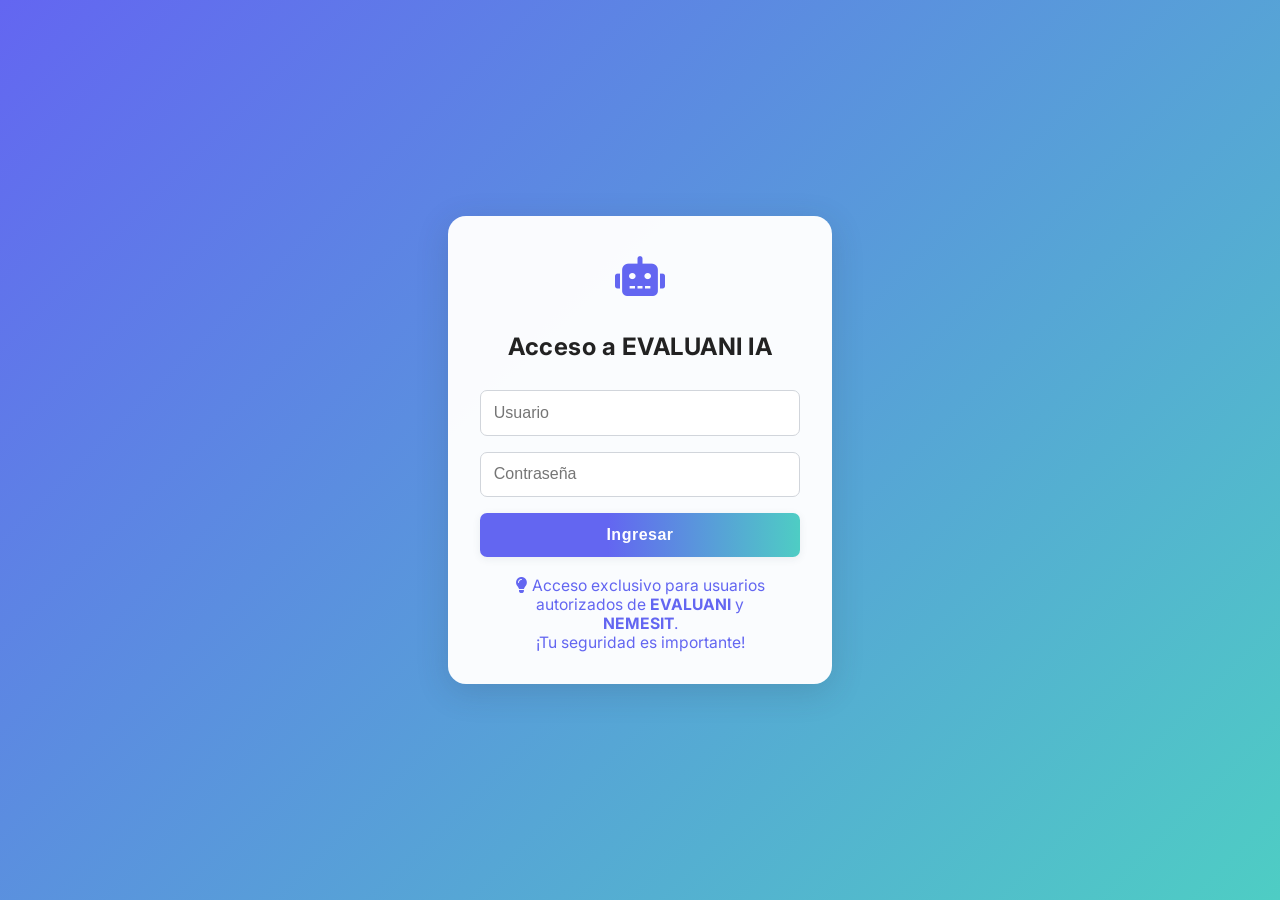
<file: chatbot.html>
<!DOCTYPE html>
<html lang="es">
<head>
    <meta charset="UTF-8">
    <meta name="viewport" content="width=device-width, initial-scale=1.0">
    <title>Chatbot Nanobots</title>
    <link href="https://fonts.googleapis.com/css2?family=Inter:wght@400;700&display=swap" rel="stylesheet">
    <link rel="stylesheet" href="styles-ia.css">
    <link rel="stylesheet" href="https://cdnjs.cloudflare.com/ajax/libs/font-awesome/6.0.0/css/all.min.css">
</head>
<body>
    <div id="loginPanel" style="position:fixed;top:0;left:0;width:100vw;height:100vh;background:linear-gradient(135deg,#6366f1 0%,#4ecdc4 100%);z-index:9999;display:flex;align-items:center;justify-content:center;flex-direction:column;animation:fadeIn 1.2s;">
        <div style="background:rgba(255,255,255,0.97);padding:2.5em 2em 2em 2em;border-radius:18px;box-shadow:0 8px 32px rgba(44,62,80,0.18);display:flex;flex-direction:column;align-items:center;min-width:320px;max-width:90vw;">
            <div style="margin-bottom:1em;">
                <i class="fas fa-robot" style="font-size:2.5em;color:#6366f1;animation:robotWink 2.5s infinite;"></i>
            </div>
            <h2 style="margin-bottom:1.2em;font-weight:700;color:#222;letter-spacing:0.5px;">Acceso a EVALUANI IA</h2>
            <form id="loginForm" style="display:flex;flex-direction:column;gap:1em;width:100%;">
                <input type="text" id="loginUser" placeholder="Usuario" required style="padding:0.8em;font-size:1em;border-radius:7px;border:1.5px solid #d1d5db;outline:none;transition:border 0.2s;">
                <input type="password" id="loginPass" placeholder="Contraseña" required style="padding:0.8em;font-size:1em;border-radius:7px;border:1.5px solid #d1d5db;outline:none;transition:border 0.2s;">
                <button type="submit" style="padding:0.8em;font-size:1em;background:linear-gradient(90deg,#6366f1 40%,#4ecdc4 100%);color:#fff;border:none;border-radius:7px;font-weight:600;letter-spacing:0.5px;box-shadow:0 2px 8px rgba(44,62,80,0.08);cursor:pointer;transition:background 0.2s,transform 0.2s;">Ingresar</button>
                <div id="loginError" style="color:#c00;font-size:0.97em;display:none;text-align:center;"></div>
            </form>
            <div style="margin-top:1.2em;font-size:0.98em;color:#6366f1;text-align:center;max-width:260px;">
                <i class="fas fa-lightbulb"></i> Acceso exclusivo para usuarios autorizados de <b>EVALUANI</b> y <b>NEMESIT</b>.<br>¡Tu seguridad es importante!
            </div>
        </div>
    </div>
    <div class="chatbot-history-panel" id="chatbotHistoryPanel">
        <button class="sidebar-toggle-btn sidebar-fab" id="closeSidebarBtn" aria-label="Cerrar barra lateral">
            <i class="fas fa-book-open"></i>
        </button>
        <div id="historyContent"></div>
    </div>
    <button class="sidebar-float-btn sidebar-fab" id="openSidebarBtn" style="display:none;" aria-label="Abrir barra lateral">
        <i class="fas fa-book"></i>
    </button>
    <div class="chatbot-container">
        <div class="chatbot-label" id="chatbotLabel">EVALUANI IA</div>
        <div class="chatbot-messages" id="chatbotMessages">
            
        </div>
        <form class="chatbot-input" id="chatbotForm">
            <input type="text" id="userInput" placeholder="Escribe tu pregunta..." autocomplete="off" required />
            <button type="submit">Enviar</button>
        </form>
        <div class="chatbot-welcome" id="chatbotWelcome">Hola, ¿en qué puedo ayudarte?</div>
    </div>
    <script>
        const form = document.getElementById('chatbotForm');
        const input = document.getElementById('userInput');
        const messages = document.getElementById('chatbotMessages');
        const welcome = document.getElementById('chatbotWelcome');
        const historyPanel = document.getElementById('chatbotHistoryPanel');
        const historyContent = document.getElementById('historyContent');
        const closeSidebarBtn = document.getElementById('closeSidebarBtn');
        const openSidebarBtn = document.getElementById('openSidebarBtn');

        let welcomeHidden = false;
        let conversationHistory = [];

        closeSidebarBtn.addEventListener('click', () => {
            document.body.classList.add('sidebar-closed');
            // Cambia el ícono del botón flotante a libro cerrado
            openSidebarBtn.querySelector('i').className = 'fas fa-book';
            closeSidebarBtn.querySelector('i').className = 'fas fa-book-open';
        });
        openSidebarBtn.addEventListener('click', () => {
            document.body.classList.remove('sidebar-closed');
            // Cambia el ícono del botón de cerrar a libro abierto
            closeSidebarBtn.querySelector('i').className = 'fas fa-book-open';
            openSidebarBtn.querySelector('i').className = 'fas fa-book';
        });

        function hideWelcome() {
            if (!welcomeHidden) {
                welcome.style.display = 'none';
                welcomeHidden = true;
            }
        }

        function updateHistoryPanel() {
            historyContent.innerHTML = '<h3>Historial</h3>';
            if (conversationHistory.length === 0) {
                historyContent.innerHTML += '<div style="color:#666;font-size:0.95em;">Sin mensajes aún</div>';
            } else {
                const ul = document.createElement('ul');
                ul.style.listStyle = 'none';
                ul.style.padding = '0';
                conversationHistory.forEach((msg, idx) => {
                    const li = document.createElement('li');
                    li.style.marginBottom = '10px';
                    li.style.wordBreak = 'break-word';
                    li.textContent = (msg.sender === 'user' ? 'Tú: ' : 'IA: ') + msg.text;
                    ul.appendChild(li);
                });
                historyContent.appendChild(ul);
            }
        }

        input.addEventListener('input', hideWelcome);
        form.addEventListener('submit', function(e) {
            e.preventDefault();
            hideWelcome();
            const userText = input.value.trim();
            if (!userText) return;
            addMessage(userText, 'user');
            conversationHistory.push({ sender: 'user', text: userText });
            updateHistoryPanel();
            setTimeout(() => {
                const botReply = getBotReply(userText);
                addMessage(botReply, 'bot');
                conversationHistory.push({ sender: 'bot', text: botReply });
                updateHistoryPanel();
            }, 700);
            input.value = '';
        });

        // --- INICIO BLOQUE PREGUNTAS Y RESPUESTAS ---
        // (bloque eliminado)
        // --- FIN BLOQUE PREGUNTAS Y RESPUESTAS ---

        function getBotReply(userText) {
          return 'Pronto podré responder tus preguntas sobre nanobots, medicina y medio ambiente.';
        }

        function addMessage(text, sender) {
            const msg = document.createElement('div');
            msg.className = 'message ' + sender;
            msg.textContent = text;
            messages.appendChild(msg);
            messages.scrollTop = messages.scrollHeight;
        }

        // Inicializar historial vacío
        updateHistoryPanel();
        // Iniciar con la barra lateral abierta
        document.body.classList.remove('sidebar-closed');

        // --- INICIO PANEL DE ACCESO ---
        const loginPanel = document.getElementById('loginPanel');
        const loginForm = document.getElementById('loginForm');
        const loginUser = document.getElementById('loginUser');
        const loginPass = document.getElementById('loginPass');
        const loginError = document.getElementById('loginError');

        const validUsers = {
            'usuario1_eval': 'Ev4lu@2025_01',
            'usuario2_eval': 'Ev4lu@2025_02',
            'usuario3_eval': 'Ev4lu@2025_03',
            'usuario4_eval': 'Ev4lu@2025_04',
            'usuario5_eval': 'Ev4lu@2025_05',
            'usuario6_eval': 'Ev4lu@2025_06',
            'usuario7_eval': 'Ev4lu@2025_07',
            'usuario8_eval': 'Ev4lu@2025_08',
            'usuario9_eval': 'Ev4lu@2025_09',
            'nemesit_admin': 'N3m3$!T_4ccess#2025'
        };

        loginForm.addEventListener('submit', function(e) {
            e.preventDefault();
            const user = loginUser.value.trim();
            const pass = loginPass.value;
            if (validUsers[user] && validUsers[user] === pass) {
                loginPanel.style.display = 'none';
            } else {
                loginError.textContent = 'Usuario o contraseña incorrectos.';
                loginError.style.display = 'block';
            }
        });
        // --- FIN PANEL DE ACCESO ---
    </script>
    <style>
        @keyframes fadeIn {
            from { opacity: 0; }
            to { opacity: 1; }
        }
        @keyframes robotWink {
            0%, 100% { transform: rotate(0deg); }
            10% { transform: rotate(-10deg); }
            20% { transform: rotate(10deg); }
            30% { transform: rotate(-10deg); }
            40% { transform: rotate(0deg); }
        }
        #loginPanel button[type="submit"]:hover {
            background:linear-gradient(90deg,#4ecdc4 40%,#6366f1 100%);
            transform: translateY(-2px) scale(1.03);
        }
        #loginPanel input:focus {
            border:1.5px solid #6366f1;
        }
    </style>
</body>
</html>
</file>
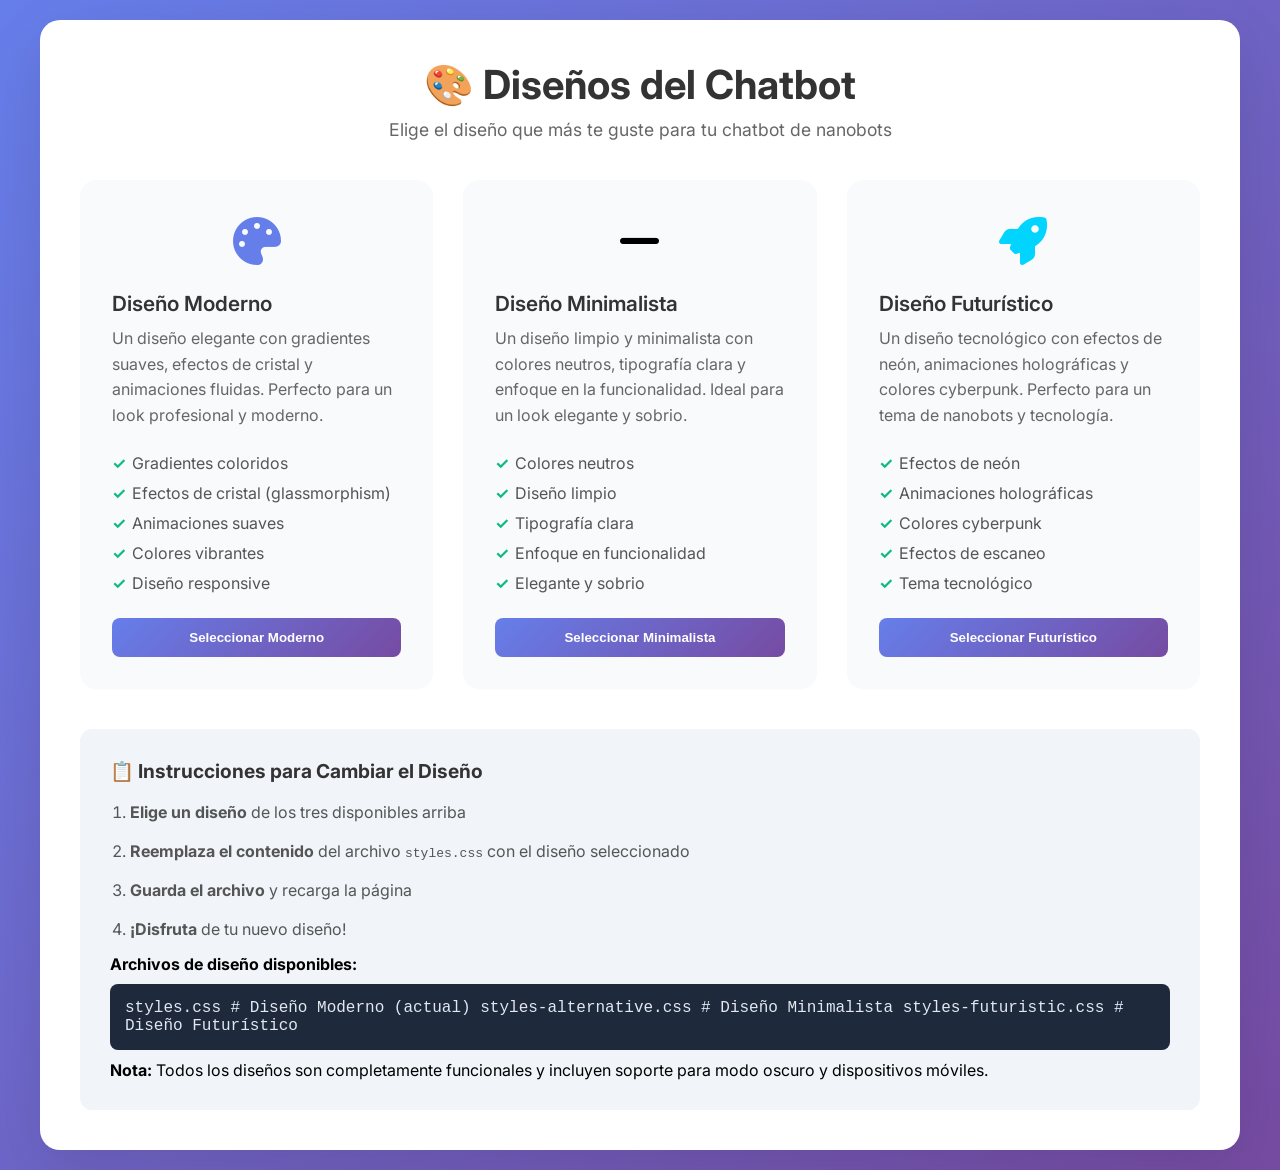
<file: demo-disenos.html>
<!DOCTYPE html>
<html lang="es">
<head>
    <meta charset="UTF-8">
    <meta name="viewport" content="width=device-width, initial-scale=1.0">
    <title>Demo - Diferentes Diseños del Chatbot</title>
    <link href="https://fonts.googleapis.com/css2?family=Inter:wght@400;500;600;700&display=swap" rel="stylesheet">
    <link rel="stylesheet" href="https://cdnjs.cloudflare.com/ajax/libs/font-awesome/6.0.0/css/all.min.css">
    <style>
        * {
            margin: 0;
            padding: 0;
            box-sizing: border-box;
        }

        body {
            font-family: 'Inter', sans-serif;
            background: linear-gradient(135deg, #667eea 0%, #764ba2 100%);
            min-height: 100vh;
            padding: 20px;
        }

        .container {
            max-width: 1200px;
            margin: 0 auto;
            background: white;
            border-radius: 20px;
            padding: 40px;
            box-shadow: 0 20px 60px rgba(0, 0, 0, 0.1);
        }

        h1 {
            text-align: center;
            color: #333;
            margin-bottom: 10px;
            font-size: 2.5rem;
            font-weight: 700;
        }

        .subtitle {
            text-align: center;
            color: #666;
            margin-bottom: 40px;
            font-size: 1.1rem;
        }

        .designs-grid {
            display: grid;
            grid-template-columns: repeat(auto-fit, minmax(300px, 1fr));
            gap: 30px;
            margin-bottom: 40px;
        }

        .design-card {
            background: #f8fafc;
            border-radius: 16px;
            padding: 30px;
            border: 2px solid transparent;
            transition: all 0.3s ease;
            cursor: pointer;
            position: relative;
            overflow: hidden;
        }

        .design-card:hover {
            transform: translateY(-5px);
            box-shadow: 0 15px 40px rgba(0, 0, 0, 0.1);
        }

        .design-card.active {
            border-color: #667eea;
            background: linear-gradient(135deg, #f8fafc 0%, #e2e8f0 100%);
        }

        .design-icon {
            font-size: 3rem;
            margin-bottom: 20px;
            text-align: center;
        }

        .design-title {
            font-size: 1.3rem;
            font-weight: 600;
            margin-bottom: 10px;
            color: #333;
        }

        .design-description {
            color: #666;
            line-height: 1.6;
            margin-bottom: 20px;
        }

        .design-features {
            list-style: none;
            margin-bottom: 20px;
        }

        .design-features li {
            padding: 5px 0;
            color: #555;
            position: relative;
            padding-left: 20px;
        }

        .design-features li::before {
            content: '✓';
            position: absolute;
            left: 0;
            color: #10b981;
            font-weight: bold;
        }

        .select-btn {
            background: linear-gradient(135deg, #667eea 0%, #764ba2 100%);
            color: white;
            border: none;
            padding: 12px 24px;
            border-radius: 8px;
            cursor: pointer;
            font-weight: 600;
            transition: all 0.3s ease;
            width: 100%;
        }

        .select-btn:hover {
            transform: translateY(-2px);
            box-shadow: 0 8px 25px rgba(102, 126, 234, 0.3);
        }

        .select-btn.active {
            background: #10b981;
        }

        .instructions {
            background: #f1f5f9;
            border-radius: 12px;
            padding: 30px;
            margin-top: 40px;
        }

        .instructions h3 {
            color: #333;
            margin-bottom: 15px;
            font-size: 1.2rem;
        }

        .instructions ol {
            color: #555;
            line-height: 1.8;
            padding-left: 20px;
        }

        .instructions li {
            margin-bottom: 10px;
        }

        .code-block {
            background: #1e293b;
            color: #e2e8f0;
            padding: 15px;
            border-radius: 8px;
            font-family: 'Courier New', monospace;
            margin: 10px 0;
            overflow-x: auto;
        }

        /* Diseño 1: Moderno */
        .design-1 .design-icon {
            color: #667eea;
        }

        /* Diseño 2: Minimalista */
        .design-2 .design-icon {
            color: #000;
        }

        /* Diseño 3: Futurístico */
        .design-3 .design-icon {
            color: #00d4ff;
        }

        @media (max-width: 768px) {
            .container {
                padding: 20px;
            }
            
            h1 {
                font-size: 2rem;
            }
            
            .designs-grid {
                grid-template-columns: 1fr;
            }
        }
    </style>
</head>
<body>
    <div class="container">
        <h1>🎨 Diseños del Chatbot</h1>
        <p class="subtitle">Elige el diseño que más te guste para tu chatbot de nanobots</p>

        <div class="designs-grid">
            <!-- Diseño 1: Moderno -->
            <div class="design-card design-1" onclick="selectDesign('modern')">
                <div class="design-icon">
                    <i class="fas fa-palette"></i>
                </div>
                <h3 class="design-title">Diseño Moderno</h3>
                <p class="design-description">
                    Un diseño elegante con gradientes suaves, efectos de cristal y animaciones fluidas. Perfecto para un look profesional y moderno.
                </p>
                <ul class="design-features">
                    <li>Gradientes coloridos</li>
                    <li>Efectos de cristal (glassmorphism)</li>
                    <li>Animaciones suaves</li>
                    <li>Colores vibrantes</li>
                    <li>Diseño responsive</li>
                </ul>
                <button class="select-btn" onclick="selectDesign('modern')">Seleccionar Moderno</button>
            </div>

            <!-- Diseño 2: Minimalista -->
            <div class="design-card design-2" onclick="selectDesign('minimalist')">
                <div class="design-icon">
                    <i class="fas fa-minus"></i>
                </div>
                <h3 class="design-title">Diseño Minimalista</h3>
                <p class="design-description">
                    Un diseño limpio y minimalista con colores neutros, tipografía clara y enfoque en la funcionalidad. Ideal para un look elegante y sobrio.
                </p>
                <ul class="design-features">
                    <li>Colores neutros</li>
                    <li>Diseño limpio</li>
                    <li>Tipografía clara</li>
                    <li>Enfoque en funcionalidad</li>
                    <li>Elegante y sobrio</li>
                </ul>
                <button class="select-btn" onclick="selectDesign('minimalist')">Seleccionar Minimalista</button>
            </div>

            <!-- Diseño 3: Futurístico -->
            <div class="design-card design-3" onclick="selectDesign('futuristic')">
                <div class="design-icon">
                    <i class="fas fa-rocket"></i>
                </div>
                <h3 class="design-title">Diseño Futurístico</h3>
                <p class="design-description">
                    Un diseño tecnológico con efectos de neón, animaciones holográficas y colores cyberpunk. Perfecto para un tema de nanobots y tecnología.
                </p>
                <ul class="design-features">
                    <li>Efectos de neón</li>
                    <li>Animaciones holográficas</li>
                    <li>Colores cyberpunk</li>
                    <li>Efectos de escaneo</li>
                    <li>Tema tecnológico</li>
                </ul>
                <button class="select-btn" onclick="selectDesign('futuristic')">Seleccionar Futurístico</button>
            </div>
        </div>

        <div class="instructions">
            <h3>📋 Instrucciones para Cambiar el Diseño</h3>
            <ol>
                <li><strong>Elige un diseño</strong> de los tres disponibles arriba</li>
                <li><strong>Reemplaza el contenido</strong> del archivo <code>styles.css</code> con el diseño seleccionado</li>
                <li><strong>Guarda el archivo</strong> y recarga la página</li>
                <li><strong>¡Disfruta</strong> de tu nuevo diseño!</li>
            </ol>

            <h4>Archivos de diseño disponibles:</h4>
            <div class="code-block">
styles.css              # Diseño Moderno (actual)
styles-alternative.css   # Diseño Minimalista
styles-futuristic.css    # Diseño Futurístico
            </div>

            <p><strong>Nota:</strong> Todos los diseños son completamente funcionales y incluyen soporte para modo oscuro y dispositivos móviles.</p>
        </div>
    </div>

    <script>
        function selectDesign(design) {
            // Remover clase active de todas las tarjetas
            document.querySelectorAll('.design-card').forEach(card => {
                card.classList.remove('active');
            });
            
            // Remover clase active de todos los botones
            document.querySelectorAll('.select-btn').forEach(btn => {
                btn.classList.remove('active');
            });
            
            // Agregar clase active a la tarjeta seleccionada
            event.currentTarget.classList.add('active');
            
            // Agregar clase active al botón seleccionado
            event.target.classList.add('active');
            
            // Mostrar mensaje de confirmación
            let designName = '';
            switch(design) {
                case 'modern':
                    designName = 'Moderno';
                    break;
                case 'minimalist':
                    designName = 'Minimalista';
                    break;
                case 'futuristic':
                    designName = 'Futurístico';
                    break;
            }
            
            alert(`¡Has seleccionado el diseño ${designName}!\n\nPara aplicarlo:\n1. Copia el contenido de styles-${design === 'modern' ? '' : design === 'minimalist' ? 'alternative' : 'futuristic'}.css\n2. Pégalo en styles.css\n3. Guarda y recarga la página.`);
        }
    </script>
</body>
</html>
</file>
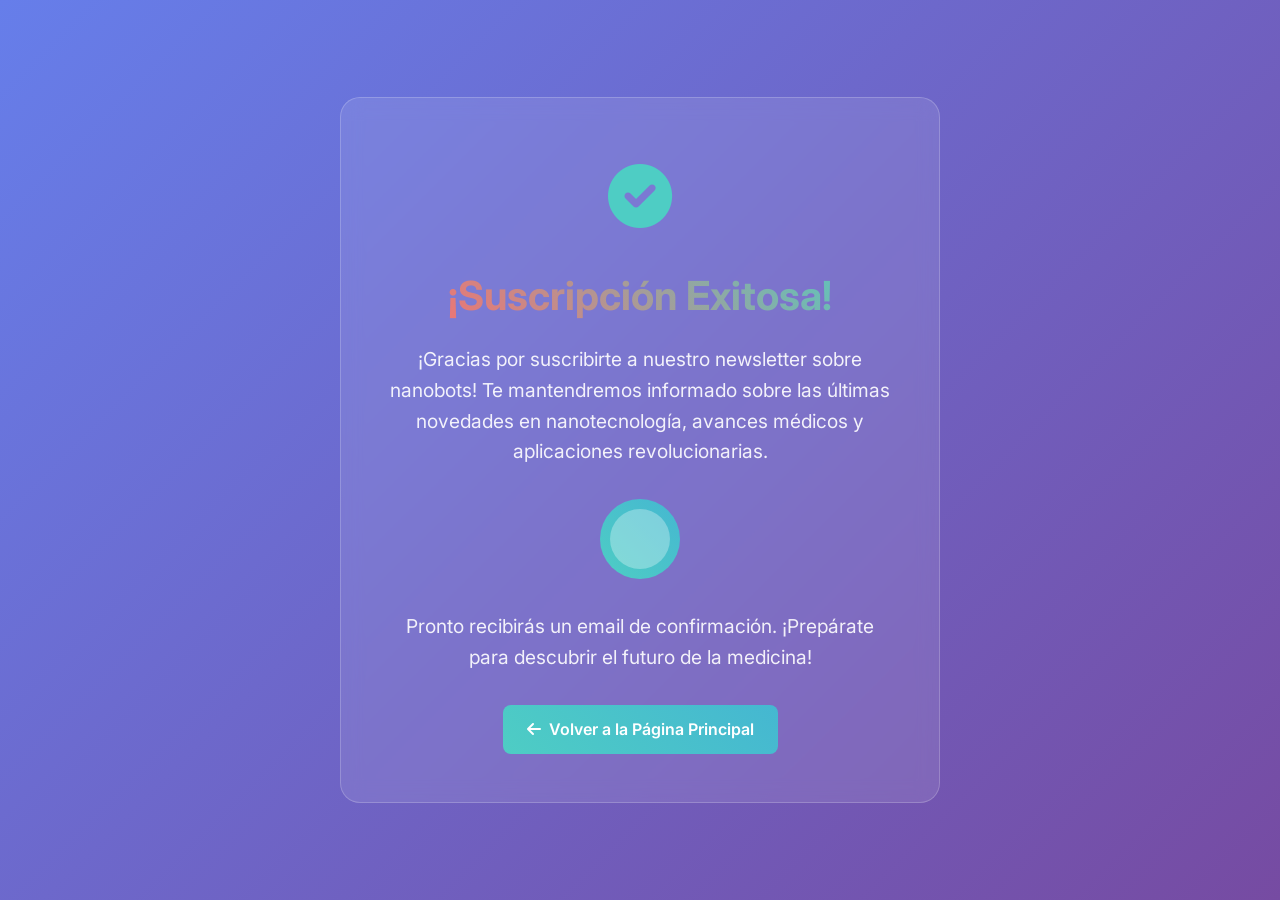
<file: gracias.html>
<!DOCTYPE html>
<html lang="es">
<head>
    <meta charset="UTF-8">
    <meta name="viewport" content="width=device-width, initial-scale=1.0">
    <title>¡Gracias por Suscribirte! - Nanobots</title>
    <link rel="stylesheet" href="styles.css">
    <link href="https://fonts.googleapis.com/css2?family=Inter:wght@300;400;500;600;700&display=swap" rel="stylesheet">
    <link rel="stylesheet" href="https://cdnjs.cloudflare.com/ajax/libs/font-awesome/6.0.0/css/all.min.css">
    <style>
        .thank-you-container {
            min-height: 100vh;
            display: flex;
            align-items: center;
            justify-content: center;
            background: linear-gradient(135deg, #667eea 0%, #764ba2 100%);
            color: white;
            text-align: center;
            padding: 20px;
        }
        
        .thank-you-content {
            max-width: 600px;
            background: rgba(255, 255, 255, 0.1);
            padding: 3rem;
            border-radius: 20px;
            backdrop-filter: blur(10px);
            border: 1px solid rgba(255, 255, 255, 0.2);
        }
        
        .success-icon {
            font-size: 4rem;
            color: #4ecdc4;
            margin-bottom: 1rem;
            animation: bounce 2s infinite;
        }
        
        .thank-you-title {
            font-size: 2.5rem;
            margin-bottom: 1rem;
            background: linear-gradient(45deg, #ff6b6b, #4ecdc4);
            -webkit-background-clip: text;
            -webkit-text-fill-color: transparent;
            background-clip: text;
        }
        
        .thank-you-message {
            font-size: 1.2rem;
            margin-bottom: 2rem;
            opacity: 0.9;
        }
        
        .back-button {
            display: inline-flex;
            align-items: center;
            gap: 8px;
            padding: 12px 24px;
            background: linear-gradient(45deg, #4ecdc4, #45b7d1);
            color: white;
            text-decoration: none;
            border-radius: 8px;
            font-weight: 600;
            transition: all 0.3s ease;
        }
        
        .back-button:hover {
            transform: translateY(-2px);
            box-shadow: 0 10px 20px rgba(0,0,0,0.2);
        }
        
        @keyframes bounce {
            0%, 20%, 50%, 80%, 100% {
                transform: translateY(0);
            }
            40% {
                transform: translateY(-10px);
            }
            60% {
                transform: translateY(-5px);
            }
        }
        
        .nanobot-celebration {
            margin: 2rem 0;
        }
        
        .celebration-nanobot {
            width: 80px;
            height: 80px;
            background: linear-gradient(45deg, #4ecdc4, #45b7d1);
            border-radius: 50%;
            margin: 0 auto;
            position: relative;
            animation: celebrate 3s ease-in-out infinite;
        }
        
        .celebration-nanobot::before {
            content: '';
            position: absolute;
            top: 50%;
            left: 50%;
            transform: translate(-50%, -50%);
            width: 60px;
            height: 60px;
            background: rgba(255, 255, 255, 0.3);
            border-radius: 50%;
            animation: pulse 2s ease-in-out infinite;
        }
        
        @keyframes celebrate {
            0%, 100% { transform: scale(1) rotate(0deg); }
            25% { transform: scale(1.1) rotate(5deg); }
            50% { transform: scale(1.2) rotate(0deg); }
            75% { transform: scale(1.1) rotate(-5deg); }
        }
    </style>
</head>
<body>
    <div class="thank-you-container">
        <div class="thank-you-content">
            <div class="success-icon">
                <i class="fas fa-check-circle"></i>
            </div>
            
            <h1 class="thank-you-title">¡Suscripción Exitosa!</h1>
            
            <p class="thank-you-message">
                ¡Gracias por suscribirte a nuestro newsletter sobre nanobots! 
                Te mantendremos informado sobre las últimas novedades en nanotecnología, 
                avances médicos y aplicaciones revolucionarias.
            </p>
            
            <div class="nanobot-celebration">
                <div class="celebration-nanobot"></div>
            </div>
            
            <p class="thank-you-message">
                Pronto recibirás un email de confirmación. 
                ¡Prepárate para descubrir el futuro de la medicina!
            </p>
            
            <a href="index.html" class="back-button">
                <i class="fas fa-arrow-left"></i>
                Volver a la Página Principal
            </a>
        </div>
    </div>
    
    <script>
        // Add some celebration effects
        document.addEventListener('DOMContentLoaded', function() {
            // Create confetti effect
            function createConfetti() {
                const confetti = document.createElement('div');
                confetti.style.cssText = `
                    position: fixed;
                    width: 10px;
                    height: 10px;
                    background: ${['#ff6b6b', '#4ecdc4', '#45b7d1', '#f9ca24'][Math.floor(Math.random() * 4)]};
                    left: ${Math.random() * 100}vw;
                    top: -10px;
                    border-radius: 50%;
                    animation: confetti-fall 3s linear forwards;
                    z-index: 1000;
                `;
                
                document.body.appendChild(confetti);
                
                setTimeout(() => {
                    if (confetti.parentNode) {
                        confetti.parentNode.removeChild(confetti);
                    }
                }, 3000);
            }
            
            // Add confetti CSS
            const style = document.createElement('style');
            style.textContent = `
                @keyframes confetti-fall {
                    to {
                        transform: translateY(100vh) rotate(360deg);
                        opacity: 0;
                    }
                }
            `;
            document.head.appendChild(style);
            
            // Create confetti periodically
            setInterval(createConfetti, 200);
            
            // Stop confetti after 5 seconds
            setTimeout(() => {
                clearInterval(confettiInterval);
            }, 5000);
        });
    </script>
</body>
</html>
</file>
<file: styles-ia.css>
/* === Estilo Chatbot Negro y Gris === */
body {
    background: #181818;
    color: #f1f1f1;
    font-family: 'Inter', 'Roboto', Arial, sans-serif;
    min-height: 100vh;
    margin: 0;
    /* Quitar centrado */
}

.chatbot-history-panel {
    position: fixed;
    left: 0;
    top: 0;
    width: 260px;
    height: 100vh;
    background: #232323;
    border-right: 1.5px solid #353535;
    box-shadow: 2px 0 12px #0006;
    z-index: 2;
    overflow-y: auto;
    padding: 24px 12px 24px 18px;
    color: #bdbdbd;
    font-size: 1rem;
}

.chatbot-container {
    margin-left: 260px;
    background: #232323;
    border-radius: 0;
    box-shadow: none;
    width: 100vw;
    height: 100vh;
    max-width: none;
    max-height: none;
    display: flex;
    flex-direction: column;
    overflow: hidden;
}

.chatbot-header {
    background: #181818;
    color: #fff;
    padding: 22px 0 18px 0;
    font-size: 1.7rem;
    font-weight: 700;
    text-align: center;
    border-top-left-radius: 18px;
    border-top-right-radius: 18px;
    letter-spacing: 1px;
    box-shadow: 0 2px 12px #0006;
}

.chatbot-messages {
    flex: 1;
    padding: 20px 16px;
    overflow-y: auto;
    display: flex;
    flex-direction: column;
    gap: 14px;
    background: #232323;
}

.message {
    max-width: 80%;
    padding: 12px 18px;
    border-radius: 16px;
    font-size: 1.08rem;
    line-height: 1.5;
    word-break: break-word;
    box-shadow: 0 2px 8px #0002;
}
.user {
    align-self: flex-end;
    background: #353535;
    color: #fff;
}
.bot {
    align-self: flex-start;
    background: #1a1a1a;
    color: #e0e0e0;
}

/* Ajustar el input del chatbot para que sea más ancho y cómodo */
.chatbot-input {
    display: flex;
    align-items: center;
    justify-content: center;
    padding: 12px 0;
    background: transparent;
}
/* Barra de entrada más alta, fondo gris notorio y letras oscuras */
.chatbot-input input[type="text"] {
    width: 70%;
    min-width: 220px;
    max-width: 480px;
    padding: 18px 20px; /* altura aumentada */
    border: 1.5px solid #b0b0b0;
    border-radius: 24px;
    font-size: 1.13rem;
    outline: none;
    transition: border 0.2s;
    margin-right: 10px;
    background: #e0e0e0; /* gris notorio */
    color: #232323; /* letras oscuras */
    box-shadow: 0 1px 4px rgba(0,0,0,0.04);
    font-weight: 500;
}
.chatbot-input input[type="text"]::placeholder {
    color: #555;
    opacity: 1;
}
.chatbot-input input[type="text"]:focus {
    border: 1.5px solid #4f8cff;
    background: #f0f4fa;
}
.chatbot-input button[type="submit"] {
    padding: 10px 20px;
    border-radius: 24px;
    border: none;
    background: #4f8cff;
    color: #fff;
    font-size: 1rem;
    cursor: pointer;
    transition: background 0.2s;
}
.chatbot-input button[type="submit"]:hover {
    background: #2563eb;
}

.chatbot-welcome {
    position: fixed;
    top: 50%;
    left: 50%;
    transform: translate(-50%, -50%);
    background: #232323ee;
    color: #f1f1f1;
    padding: 28px 38px;
    border-radius: 22px;
    font-size: 1.25rem;
    font-weight: 500;
    box-shadow: 0 6px 32px #000b;
    z-index: 1000;
    transition: opacity 0.3s;
    max-width: 90vw;
    text-align: center;
}

.sidebar-toggle-btn {
    display: block;
    margin: 0 auto 18px auto;
    background: #353535;
    color: #f1f1f1;
    border: none;
    border-radius: 8px;
    padding: 7px 18px;
    font-size: 0.98rem;
    font-weight: 600;
    cursor: pointer;
    box-shadow: 0 2px 8px #0004;
    transition: background 0.2s, color 0.2s;
}
.sidebar-toggle-btn:hover {
    background: #444;
    color: #fff;
}

/* Botón flotante circular para abrir/cerrar barra lateral */
.sidebar-fab {
    width: 48px;
    height: 48px;
    border-radius: 50%;
    background: #fff;
    box-shadow: 0 2px 8px rgba(0,0,0,0.15);
    display: flex;
    align-items: center;
    justify-content: center;
    border: none;
    cursor: pointer;
    font-size: 1.5rem;
    color: #2b2b2b;
    transition: background 0.2s;
    position: absolute;
    top: 16px;
    right: 16px;
    z-index: 1001;
}
.sidebar-fab:hover {
    background: #f0f0f0;
}

/* Botón flotante para abrir la barra lateral (cuando está cerrada) */
.sidebar-float-btn {
    position: fixed !important;
    top: 32px;
    left: 32px;
    z-index: 1002;
    box-shadow: 0 2px 8px rgba(0,0,0,0.15);
}

/* Barra lateral de historial con fondo gris claro */
.chatbot-history-panel {
    width: 300px;
    min-width: 220px;
    max-width: 340px;
    height: 100vh;
    background: #ededed; /* gris claro */
    border-right: 1px solid #e0e0e0;
    position: fixed;
    left: 0;
    top: 0;
    z-index: 1000;
    transition: transform 0.3s;
    box-sizing: border-box;
}

/* Cuando la barra lateral está oculta, el chat ocupa toda la pantalla */
body.sidebar-closed .chatbot-history-panel {
    display: none;
}
body.sidebar-closed .chatbot-container {
    margin-left: 0 !important;
    width: 100vw !important;
    max-width: 100vw !important;
}
body.sidebar-closed .sidebar-float-btn {
    display: flex !important;
}
body:not(.sidebar-closed) .sidebar-float-btn {
    display: none !important;
}

/* Cuando la barra lateral está visible, el chat se ajusta */
.chatbot-container {
    margin-left: 300px;
    width: calc(100vw - 300px);
    max-width: calc(100vw - 300px);
    transition: margin-left 0.3s, width 0.3s;
}

@media (max-width: 700px) {
    .chatbot-history-panel {
        width: 80vw;
        min-width: 0;
        max-width: 100vw;
    }
    .chatbot-container {
        margin-left: 80vw;
        width: 100vw;
        max-width: 100vw;
    }
}

/* Ocultar scrollbars en todo el chatbot */
body, .chatbot-history-panel, .chatbot-messages, .chatbot-container {
    scrollbar-width: none; /* Firefox */
    -ms-overflow-style: none; /* IE 10+ */
}
body::-webkit-scrollbar, .chatbot-history-panel::-webkit-scrollbar, .chatbot-messages::-webkit-scrollbar, .chatbot-container::-webkit-scrollbar {
    display: none;
}

body, .chatbot-container, .chatbot-history-panel, .chatbot-messages {
    overflow-x: hidden !important;
    max-width: 100vw;
}

@media (max-width: 600px) {
    .chatbot-container {
        max-width: 100vw;
        max-height: 100vh;
        border-radius: 0;
    }
    .chatbot-header {
        font-size: 1.1rem;
        padding: 12px 0 10px 0;
    }
    .chatbot-messages {
        padding: 8px;
    }
    .chatbot-input {
        padding: 8px;
    }
}
</file>
<file: styles.css>
/* Reset and Base Styles */
* {
    margin: 0;
    padding: 0;
    box-sizing: border-box;
}

body {
    font-family: 'Inter', sans-serif;
    line-height: 1.6;
    color: #333;
    overflow-x: hidden;
}

.container {
    max-width: 1200px;
    margin: 0 auto;
    padding: 0 20px;
}

/* Navigation */
.navbar {
    position: fixed;
    top: 0;
    width: 100%;
    background: rgba(255, 255, 255, 0.95);
    backdrop-filter: blur(10px);
    z-index: 1000;
    transition: all 0.3s ease;
}

.nav-container {
    max-width: 1200px;
    margin: 0 auto;
    padding: 0 20px;
    display: flex;
    justify-content: space-between;
    align-items: center;
    height: 80px;
}

.nav-logo {
    display: flex;
    align-items: center;
}

.logo-img {
    height: 50px;
    filter: brightness(0) invert(1);
}

.nav-menu {
    display: flex;
    list-style: none;
    gap: 2rem;
}

.nav-menu a {
    text-decoration: none;
    color: #333;
    font-weight: 500;
    transition: color 0.3s ease;
}

.nav-menu a:hover {
    color: #6366f1;
}

.hamburger {
    display: none;
    flex-direction: column;
    cursor: pointer;
}

.hamburger span {
    width: 25px;
    height: 3px;
    background: #333;
    margin: 3px 0;
    transition: 0.3s;
}

/* EUREKA Banner */
.eureka-banner {
    background: white;
    color: #22c55e;
    text-align: center;
    padding: 15px 0;
    margin-top: 80px;
    box-shadow: 0 4px 15px rgba(0, 0, 0, 0.1);
    position: relative;
    overflow: hidden;
}

.eureka-banner::before {
    content: '';
    position: absolute;
    top: 0;
    left: -100%;
    width: 100%;
    height: 100%;
    background: linear-gradient(90deg, transparent, rgba(34, 197, 94, 0.1), transparent);
    animation: shimmer 3s infinite;
}

.eureka-banner h2 {
    font-size: 2.5rem;
    font-weight: 700;
    margin: 0;
    color: #22c55e;
    position: relative;
    z-index: 1;
}

@keyframes shimmer {
    0% { left: -100%; }
    100% { left: 100%; }
}

/* Hero Section */
.hero {
    min-height: 100vh;
    display: flex;
    align-items: center;
    background: linear-gradient(135deg, #667eea 0%, #764ba2 100%);
    color: white;
    padding: 50px 0 50px;
}

.hero-content {
    flex: 1;
    max-width: 600px;
}

.hero-title {
    font-size: 3.5rem;
    font-weight: 700;
    margin-bottom: 1rem;
    line-height: 1.2;
}

.gradient-text {
    background: linear-gradient(45deg, #ff6b6b, #4ecdc4, #45b7d1);
    -webkit-background-clip: text;
    -webkit-text-fill-color: transparent;
    background-clip: text;
}

.hero-subtitle {
    font-size: 1.2rem;
    margin-bottom: 2rem;
    opacity: 0.9;
}

.hero-buttons {
    display: flex;
    gap: 1rem;
    flex-wrap: wrap;
}

.btn {
    padding: 12px 24px;
    border: none;
    border-radius: 8px;
    font-weight: 600;
    cursor: pointer;
    transition: all 0.3s ease;
    display: flex;
    align-items: center;
    gap: 8px;
    text-decoration: none;
}

.btn-primary {
    background: linear-gradient(45deg, #ff6b6b, #4ecdc4);
    color: white;
}

.btn-primary:hover {
    transform: translateY(-2px);
    box-shadow: 0 10px 20px rgba(0,0,0,0.2);
}

.btn-secondary {
    background: rgba(255, 255, 255, 0.1);
    color: white;
    border: 2px solid rgba(255, 255, 255, 0.3);
}

.btn-secondary:hover {
    background: rgba(255, 255, 255, 0.2);
    transform: translateY(-2px);
}

.hero-visual {
    flex: 1;
    display: flex;
    justify-content: center;
    align-items: center;
}

/* Nanobot Animation */
.nanobot-animation {
    position: relative;
    width: 300px;
    height: 300px;
}

.nanobot {
    width: 60px;
    height: 60px;
    background: linear-gradient(45deg, #4ecdc4, #45b7d1);
    border-radius: 50%;
    position: absolute;
    top: 50%;
    left: 50%;
    transform: translate(-50%, -50%);
    animation: float 3s ease-in-out infinite;
    box-shadow: 0 0 30px rgba(78, 205, 196, 0.5);
}

.nanobot::before {
    content: '';
    position: absolute;
    top: 50%;
    left: 50%;
    transform: translate(-50%, -50%);
    width: 40px;
    height: 40px;
    background: rgba(255, 255, 255, 0.3);
    border-radius: 50%;
    animation: pulse 2s ease-in-out infinite;
}

.particles {
    position: absolute;
    width: 100%;
    height: 100%;
}

.particles::before,
.particles::after {
    content: '';
    position: absolute;
    width: 4px;
    height: 4px;
    background: #4ecdc4;
    border-radius: 50%;
    animation: particle-float 4s linear infinite;
}

.particles::before {
    top: 20%;
    left: 30%;
    animation-delay: 0s;
}

.particles::after {
    top: 70%;
    right: 20%;
    animation-delay: 2s;
}

@keyframes float {
    0%, 100% { transform: translate(-50%, -50%) translateY(0px); }
    50% { transform: translate(-50%, -50%) translateY(-20px); }
}

@keyframes pulse {
    0%, 100% { transform: translate(-50%, -50%) scale(1); opacity: 0.3; }
    50% { transform: translate(-50%, -50%) scale(1.2); opacity: 0.6; }
}

@keyframes particle-float {
    0% { transform: translateY(0px) scale(1); opacity: 1; }
    100% { transform: translateY(-100px) scale(0); opacity: 0; }
}

/* Sections */
.section {
    padding: 80px 0;
}

.section-title {
    font-size: 2.5rem;
    text-align: center;
    margin-bottom: 3rem;
    color: #333;
}

.bg-gradient {
    background: white;
    color: #333;
}

.bg-gradient .section-title {
    color: #333;
}

.bg-dark {
    background: #1a1a1a;
    color: white;
}

.bg-dark .section-title {
    color: white;
}

/* Content Grid */
.content-grid {
    display: grid;
    grid-template-columns: 1fr 1fr;
    gap: 4rem;
    align-items: center;
}

.lead {
    font-size: 1.2rem;
    margin-bottom: 2rem;
    color: #666;
}

.features {
    display: grid;
    gap: 1.5rem;
}

.feature {
    display: flex;
    align-items: flex-start;
    gap: 1rem;
}

.feature i {
    font-size: 1.5rem;
    color: #6366f1;
    margin-top: 0.2rem;
}

.feature h3 {
    margin-bottom: 0.5rem;
    color: #333;
}

/* Comparison Chart */
.comparison-chart {
    background: rgba(255, 255, 255, 0.1);
    padding: 2rem;
    border-radius: 12px;
    backdrop-filter: blur(10px);
}

.scale-item {
    margin-bottom: 1.5rem;
}

.scale-item span {
    display: block;
    margin-bottom: 0.5rem;
    font-weight: 600;
}

.scale-bar {
    height: 20px;
    border-radius: 10px;
    background: linear-gradient(90deg, #6366f1, #8b5cf6);
}

.scale-bar.human {
    width: 100%;
}

.scale-bar.cell {
    width: 60%;
}

.scale-bar.nanobot {
    width: 5%;
}

/* Applications Grid */
.applications-grid {
    display: grid;
    grid-template-columns: repeat(auto-fit, minmax(280px, 1fr));
    gap: 2rem;
}

.app-card {
    background: white;
    border-radius: 15px;
    padding: 2rem;
    box-shadow: 0 10px 30px rgba(0, 0, 0, 0.1);
    transition: all 0.3s ease;
    border: 1px solid #e5e7eb;
}

.app-card:hover {
    transform: translateY(-5px);
    box-shadow: 0 20px 40px rgba(0, 0, 0, 0.15);
}

.app-icon {
    font-size: 3rem;
    color: #22c55e;
    margin-bottom: 1rem;
}

.app-card h3 {
    color: #333;
    margin-bottom: 1rem;
    font-size: 1.5rem;
}

.app-card ul {
    list-style: none;
    padding: 0;
}

.app-card li {
    padding: 0.5rem 0;
    color: #666;
    position: relative;
    padding-left: 1.5rem;
}

.app-card li::before {
    content: '✓';
    color: #22c55e;
    font-weight: bold;
    margin-right: 8px;
}

/* University Endorsements Section */
.section-subtitle {
    text-align: center;
    font-size: 1.1rem;
    color: #666;
    margin-bottom: 3rem;
    max-width: 800px;
    margin-left: auto;
    margin-right: auto;
}

.universities-grid {
    display: grid;
    grid-template-columns: repeat(auto-fit, minmax(300px, 1fr));
    gap: 2rem;
    margin-bottom: 3rem;
}

.university-card {
    background: white;
    border-radius: 15px;
    padding: 2rem;
    box-shadow: 0 10px 30px rgba(0, 0, 0, 0.1);
    transition: all 0.3s ease;
    position: relative;
    overflow: hidden;
    border: 1px solid #e5e7eb;
}

.university-card::before {
    content: '';
    position: absolute;
    top: 0;
    left: 0;
    right: 0;
    height: 4px;
    background: linear-gradient(45deg, #22c55e, #16a34a, #15803d);
}

.university-card:hover {
    transform: translateY(-5px);
    box-shadow: 0 20px 40px rgba(0, 0, 0, 0.15);
}

.university-logo {
    text-align: center;
    margin-bottom: 1.5rem;
    color: #333;
}

.university-logo i {
    font-size: 3rem;
    margin-bottom: 0.5rem;
    color: #22c55e;
}

.university-logo h3 {
    font-size: 2rem;
    font-weight: 700;
    margin: 0.5rem 0;
    color: #22c55e;
}

.university-name {
    font-size: 0.9rem;
    color: #666;
    font-style: italic;
}

.university-quote {
    margin-bottom: 1.5rem;
}

.university-quote blockquote {
    font-style: italic;
    font-size: 1rem;
    line-height: 1.6;
    margin-bottom: 1rem;
    color: #333;
    position: relative;
    padding-left: 1rem;
}

.university-quote blockquote::before {
    content: '"';
    font-size: 3rem;
    color: #22c55e;
    position: absolute;
    left: -1rem;
    top: -0.5rem;
    font-family: serif;
}

.quote-author {
    text-align: right;
    color: #666;
}

.quote-author strong {
    display: block;
    color: #22c55e;
    font-size: 1.1rem;
}

.quote-author span {
    font-size: 0.9rem;
    color: #666;
}

.university-focus h4 {
    color: #22c55e;
    margin-bottom: 0.5rem;
    font-size: 1.1rem;
}

.university-focus ul {
    list-style: none;
    padding: 0;
}

.university-focus li {
    padding: 0.3rem 0;
    color: #666;
    position: relative;
    padding-left: 1.5rem;
}

.university-focus li::before {
    content: '→';
    color: #22c55e;
    position: absolute;
    left: 0;
    font-weight: bold;
}

.research-highlights {
    background: white;
    border-radius: 15px;
    padding: 2rem;
    margin-top: 2rem;
    box-shadow: 0 10px 30px rgba(0, 0, 0, 0.1);
    border: 1px solid #e5e7eb;
}

.research-highlights h3 {
    text-align: center;
    color: #333;
    margin-bottom: 2rem;
    font-size: 1.8rem;
}

.highlights-grid {
    display: grid;
    grid-template-columns: repeat(auto-fit, minmax(250px, 1fr));
    gap: 1.5rem;
}

.highlight-item {
    text-align: center;
    color: #333;
    padding: 1.5rem;
    background: #f9fafb;
    border-radius: 10px;
    transition: all 0.3s ease;
    border: 1px solid #e5e7eb;
}

.highlight-item:hover {
    background: white;
    transform: translateY(-3px);
    box-shadow: 0 10px 30px rgba(0, 0, 0, 0.1);
}

.highlight-item i {
    font-size: 2.5rem;
    color: #22c55e;
    margin-bottom: 1rem;
}

.highlight-item h4 {
    font-size: 1.2rem;
    margin-bottom: 0.5rem;
    color: #22c55e;
}

.highlight-item p {
    font-size: 0.9rem;
    color: #666;
    line-height: 1.5;
}

/* Companies Changing Medicine & Environment Section */
.companies-grid {
    display: grid;
    grid-template-columns: repeat(auto-fit, minmax(300px, 1fr));
    gap: 2rem;
    margin-bottom: 4rem;
}

.company-card {
    background: linear-gradient(135deg, #f8f9fa 0%, #e9ecef 100%);
    border-radius: 15px;
    padding: 2rem;
    box-shadow: 0 10px 30px rgba(0, 0, 0, 0.1);
    transition: all 0.3s ease;
    border: 1px solid #dee2e6;
    position: relative;
    overflow: hidden;
}

.company-card::before {
    content: '';
    position: absolute;
    top: 0;
    left: 0;
    right: 0;
    height: 4px;
    background: linear-gradient(45deg, #6366f1, #4ecdc4, #45b7d1);
}

.company-card:hover {
    transform: translateY(-5px);
    box-shadow: 0 20px 40px rgba(0, 0, 0, 0.15);
}

.company-logo {
    text-align: center;
    margin-bottom: 1.5rem;
}

.company-logo i {
    font-size: 3rem;
    color: #6366f1;
    margin-bottom: 0.5rem;
}

.company-logo h3 {
    font-size: 1.8rem;
    font-weight: 700;
    color: #333;
    margin: 0.5rem 0;
}

.company-category {
    font-size: 0.9rem;
    color: #6366f1;
    font-weight: 600;
    text-transform: uppercase;
    letter-spacing: 1px;
}

.company-description {
    margin-bottom: 1.5rem;
}

.company-description p {
    color: #666;
    line-height: 1.6;
    font-size: 1rem;
}

.company-impact h4 {
    color: #333;
    margin-bottom: 0.5rem;
    font-size: 1.1rem;
}

.company-impact ul {
    list-style: none;
    padding: 0;
}

.company-impact li {
    padding: 0.3rem 0;
    color: #666;
    position: relative;
    padding-left: 1.5rem;
}

.company-impact li::before {
    content: '✓';
    color: #4ecdc4;
    position: absolute;
    left: 0;
    font-weight: bold;
}

/* Startup Card Special Styling */
.startup-card {
    background: linear-gradient(135deg, #667eea 0%, #764ba2 100%) !important;
    color: white !important;
    border: 2px solid #4ecdc4 !important;
}

.startup-card::before {
    background: linear-gradient(45deg, #ff6b6b, #4ecdc4, #45b7d1) !important;
}

.startup-card .company-logo i {
    color: #4ecdc4 !important;
}

.startup-card .company-logo h3 {
    color: white !important;
}

.startup-card .company-category {
    color: #4ecdc4 !important;
}

.startup-card .company-description p {
    color: rgba(255, 255, 255, 0.9) !important;
}

.startup-card .company-impact h4 {
    color: #4ecdc4 !important;
}

.startup-card .company-impact li {
    color: rgba(255, 255, 255, 0.9) !important;
}

.startup-badge {
    position: absolute;
    top: 1rem;
    right: 1rem;
    background: linear-gradient(45deg, #ff6b6b, #4ecdc4);
    color: white;
    padding: 0.5rem 1rem;
    border-radius: 20px;
    font-size: 0.8rem;
    font-weight: 600;
    text-transform: uppercase;
    letter-spacing: 1px;
    box-shadow: 0 4px 15px rgba(0, 0, 0, 0.2);
}

.startup-badge span {
    animation: pulse 2s infinite;
}

@keyframes pulse {
    0%, 100% { opacity: 1; }
    50% { opacity: 0.7; }
}

/* Timeline */
.timeline {
    position: relative;
    max-width: 800px;
    margin: 0 auto;
}

.timeline::before {
    content: '';
    position: absolute;
    left: 50%;
    top: 0;
    bottom: 0;
    width: 2px;
    background: linear-gradient(to bottom, #6366f1, #8b5cf6);
    transform: translateX(-50%);
}

.timeline-item {
    position: relative;
    margin-bottom: 3rem;
}

.timeline-item:nth-child(odd) .timeline-content {
    margin-left: 0;
    margin-right: 50%;
    text-align: right;
}

.timeline-item:nth-child(even) .timeline-content {
    margin-left: 50%;
    margin-right: 0;
}

.timeline-content {
    background: white;
    padding: 1.5rem;
    border-radius: 8px;
    box-shadow: 0 4px 15px rgba(0,0,0,0.1);
    position: relative;
}

.timeline-content::before {
    content: '';
    position: absolute;
    top: 50%;
    width: 20px;
    height: 20px;
    background: #6366f1;
    border-radius: 50%;
    transform: translateY(-50%);
}

.timeline-item:nth-child(odd) .timeline-content::before {
    right: -60px;
}

.timeline-item:nth-child(even) .timeline-content::before {
    left: -60px;
}

.timeline-content h3 {
    color: #6366f1;
    margin-bottom: 0.5rem;
}

/* Contact Section */
.contact-content {
    display: grid;
    grid-template-columns: 1fr 1fr;
    gap: 4rem;
    align-items: center;
}

.contact-info h3 {
    margin-bottom: 1rem;
    color: white;
}

.social-links {
    display: flex;
    gap: 1rem;
    margin-top: 2rem;
}

.social-link {
    width: 50px;
    height: 50px;
    background: rgba(255, 255, 255, 0.1);
    border-radius: 50%;
    display: flex;
    align-items: center;
    justify-content: center;
    color: white;
    text-decoration: none;
    transition: all 0.3s ease;
}

.social-link:hover {
    background: #6366f1;
    transform: translateY(-2px);
}

.contact-form {
    background: rgba(255, 255, 255, 0.1);
    padding: 2rem;
    border-radius: 12px;
    backdrop-filter: blur(10px);
}

.form-group {
    margin-bottom: 1rem;
}

.form-group input,
.form-group select {
    width: 100%;
    padding: 12px;
    border: none;
    border-radius: 6px;
    background: rgba(255, 255, 255, 0.9);
    font-size: 1rem;
}

.form-group input:focus,
.form-group select:focus {
    outline: none;
    box-shadow: 0 0 0 2px #6366f1;
}

/* Footer */
.footer {
    background: #1a1a1a;
    color: white;
    padding: 3rem 0 1rem;
}

.footer-content {
    display: grid;
    grid-template-columns: repeat(auto-fit, minmax(250px, 1fr));
    gap: 2rem;
    margin-bottom: 2rem;
}

.footer-section h4 {
    margin-bottom: 1rem;
    color: #6366f1;
}

.footer-logo-img {
    height: 60px;
    margin-bottom: 1rem;
}

.footer-section ul {
    list-style: none;
}

.footer-section ul li {
    margin-bottom: 0.5rem;
}

.footer-section ul li a {
    color: #ccc;
    text-decoration: none;
    transition: color 0.3s ease;
}

.footer-section ul li a:hover {
    color: #6366f1;
}

.footer-bottom {
    text-align: center;
    padding-top: 2rem;
    border-top: 1px solid #333;
    color: #ccc;
}

/* Responsive Design */
@media (max-width: 768px) {
    .nav-menu {
        display: none;
    }
    
    .hamburger {
        display: flex;
    }
    
    .hero {
        flex-direction: column;
        text-align: center;
        padding: 120px 0 50px;
    }
    
    .hero-title {
        font-size: 2.5rem;
    }
    
    .content-grid {
        grid-template-columns: 1fr;
        gap: 2rem;
    }
    
    .contact-content {
        grid-template-columns: 1fr;
        gap: 2rem;
    }
    
    .timeline::before {
        left: 20px;
    }
    
    .timeline-item:nth-child(odd) .timeline-content,
    .timeline-item:nth-child(even) .timeline-content {
        margin-left: 50px;
        margin-right: 0;
        text-align: left;
    }
    
    .timeline-item:nth-child(odd) .timeline-content::before,
    .timeline-item:nth-child(even) .timeline-content::before {
        left: -35px;
    }
    
    .hero-buttons {
        justify-content: center;
    }
    
    .applications-grid {
        grid-template-columns: 1fr;
    }
    
    .universities-grid {
        grid-template-columns: 1fr;
        gap: 1.5rem;
    }
    
    .university-card {
        padding: 1.5rem;
    }
    
    .university-logo h3 {
        font-size: 1.5rem;
    }
    
    .highlights-grid {
        grid-template-columns: 1fr;
    }
    
    .research-highlights {
        padding: 1.5rem;
    }
    
    .companies-grid {
        grid-template-columns: 1fr;
        gap: 1.5rem;
    }
    
    .company-card {
        padding: 1.5rem;
    }
    
    .startup-content {
        grid-template-columns: 1fr;
        gap: 2rem;
    }
    
    .startup-stats {
        grid-template-columns: 1fr;
        gap: 1rem;
    }
    
    .startup-features {
        grid-template-columns: 1fr;
    }
    
    .startup-section {
        padding: 2rem;
    }
}

@media (max-width: 480px) {
    .hero-title {
        font-size: 2rem;
    }
    
    .section-title {
        font-size: 2rem;
    }
    
    .container {
        padding: 0 15px;
    }
} 

/* Chatbot Styles - Nuevo Diseño Moderno */
.chatbot-container {
    position: fixed;
    bottom: 20px;
    right: 20px;
    z-index: 10000;
    font-family: 'Inter', sans-serif;
}

.chatbot-toggle {
    background: linear-gradient(135deg, #667eea 0%, #764ba2 100%);
    color: white;
    padding: 16px 24px;
    border-radius: 50px;
    cursor: pointer;
    display: flex;
    align-items: center;
    gap: 12px;
    box-shadow: 0 8px 32px rgba(102, 126, 234, 0.4);
    transition: all 0.3s cubic-bezier(0.4, 0, 0.2, 1);
    font-weight: 600;
    backdrop-filter: blur(10px);
    border: 1px solid rgba(255, 255, 255, 0.2);
}

.chatbot-toggle:hover {
    transform: translateY(-3px) scale(1.05);
    box-shadow: 0 12px 40px rgba(102, 126, 234, 0.6);
}

.chatbot-toggle:active {
    transform: translateY(-1px) scale(1.02);
}

.chatbot-toggle i {
    font-size: 1.4rem;
    animation: pulse 2s infinite;
}

@keyframes pulse {
    0%, 100% { transform: scale(1); }
    50% { transform: scale(1.1); }
}

.chatbot-label {
    font-size: 0.95rem;
    letter-spacing: 0.5px;
}

.chatbot-window {
    position: absolute;
    bottom: 90px;
    right: 0;
    width: 380px;
    height: 550px;
    background: rgba(255, 255, 255, 0.95);
    backdrop-filter: blur(20px);
    border-radius: 24px;
    box-shadow: 0 25px 80px rgba(0, 0, 0, 0.15);
    display: none;
    flex-direction: column;
    overflow: hidden;
    border: 1px solid rgba(255, 255, 255, 0.3);
    animation: slideIn 0.3s ease-out;
}

@keyframes slideIn {
    from {
        opacity: 0;
        transform: translateY(20px) scale(0.9);
    }
    to {
        opacity: 1;
        transform: translateY(0) scale(1);
    }
}

.chatbot-window.active {
    display: flex;
}

.chatbot-header {
    background: linear-gradient(135deg, #667eea 0%, #764ba2 100%);
    color: white;
    padding: 24px;
    display: flex;
    justify-content: space-between;
    align-items: center;
    position: relative;
    overflow: hidden;
}

.chatbot-header::before {
    content: '';
    position: absolute;
    top: 0;
    left: 0;
    right: 0;
    bottom: 0;
    background: url('data:image/svg+xml,<svg xmlns="http://www.w3.org/2000/svg" viewBox="0 0 100 100"><defs><pattern id="grain" width="100" height="100" patternUnits="userSpaceOnUse"><circle cx="25" cy="25" r="1" fill="white" opacity="0.1"/><circle cx="75" cy="75" r="1" fill="white" opacity="0.1"/><circle cx="50" cy="10" r="0.5" fill="white" opacity="0.1"/></pattern></defs><rect width="100" height="100" fill="url(%23grain)"/></svg>');
    opacity: 0.3;
}

.chatbot-title {
    display: flex;
    align-items: center;
    gap: 12px;
    font-weight: 700;
    font-size: 1.2rem;
    position: relative;
    z-index: 1;
}

.chatbot-title i {
    font-size: 1.5rem;
    animation: float 3s ease-in-out infinite;
}

@keyframes float {
    0%, 100% { transform: translateY(0px); }
    50% { transform: translateY(-5px); }
}

.chatbot-close {
    background: rgba(255, 255, 255, 0.2);
    border: none;
    color: white;
    cursor: pointer;
    font-size: 1.1rem;
    padding: 8px;
    border-radius: 50%;
    transition: all 0.3s ease;
    position: relative;
    z-index: 1;
    backdrop-filter: blur(10px);
}

.chatbot-close:hover {
    background: rgba(255, 255, 255, 0.3);
    transform: rotate(90deg);
}

.chatbot-messages {
    flex: 1;
    padding: 20px;
    overflow-y: auto;
    display: flex;
    flex-direction: column;
    gap: 16px;
    background: linear-gradient(180deg, #f8fafc 0%, #f1f5f9 100%);
}

.message {
    display: flex;
    gap: 12px;
    max-width: 100%;
    animation: messageSlide 0.3s ease-out;
}

@keyframes messageSlide {
    from {
        opacity: 0;
        transform: translateY(10px);
    }
    to {
        opacity: 1;
        transform: translateY(0);
    }
}

.user-message {
    flex-direction: row-reverse;
}

.bot-message {
    flex-direction: row;
}

.message-avatar {
    width: 40px;
    height: 40px;
    border-radius: 50%;
    display: flex;
    align-items: center;
    justify-content: center;
    flex-shrink: 0;
    box-shadow: 0 4px 12px rgba(0, 0, 0, 0.1);
    position: relative;
}

.user-message .message-avatar {
    background: linear-gradient(135deg, #ff6b6b 0%, #ee5a52 100%);
    color: white;
}

.bot-message .message-avatar {
    background: linear-gradient(135deg, #667eea 0%, #764ba2 100%);
    color: white;
}

.message-avatar::after {
    content: '';
    position: absolute;
    top: -2px;
    left: -2px;
    right: -2px;
    bottom: -2px;
    background: linear-gradient(135deg, #667eea, #764ba2);
    border-radius: 50%;
    z-index: -1;
    opacity: 0.3;
}

.message-content {
    background: white;
    padding: 16px 20px;
    border-radius: 20px;
    max-width: 75%;
    word-wrap: break-word;
    box-shadow: 0 4px 20px rgba(0, 0, 0, 0.08);
    position: relative;
    border: 1px solid rgba(0, 0, 0, 0.05);
}

.user-message .message-content {
    background: linear-gradient(135deg, #667eea 0%, #764ba2 100%);
    color: white;
    border-radius: 20px 20px 4px 20px;
}

.bot-message .message-content {
    background: white;
    color: #374151;
    border-radius: 20px 20px 20px 4px;
}

.message-content::before {
    content: '';
    position: absolute;
    bottom: 0;
    width: 0;
    height: 0;
    border: 8px solid transparent;
}

.user-message .message-content::before {
    right: -8px;
    border-left-color: #667eea;
    border-top-color: #667eea;
}

.bot-message .message-content::before {
    left: -8px;
    border-right-color: white;
    border-top-color: white;
}

.message-content p {
    margin: 0 0 8px 0;
    line-height: 1.5;
    font-size: 0.95rem;
}

.message-content ul {
    margin: 8px 0 0 0;
    padding-left: 20px;
}

.message-content li {
    margin: 4px 0;
    line-height: 1.4;
}

.chatbot-input-container {
    padding: 20px;
    background: white;
    border-top: 1px solid rgba(0, 0, 0, 0.05);
    position: relative;
}

.chatbot-input-container::before {
    content: '';
    position: absolute;
    top: 0;
    left: 20px;
    right: 20px;
    height: 1px;
    background: linear-gradient(90deg, transparent, rgba(102, 126, 234, 0.2), transparent);
}

.chatbot-input-wrapper {
    display: flex;
    gap: 12px;
    align-items: center;
    background: #f8fafc;
    border-radius: 25px;
    padding: 4px;
    border: 2px solid transparent;
    transition: all 0.3s ease;
}

.chatbot-input-wrapper:focus-within {
    border-color: #667eea;
    background: white;
    box-shadow: 0 0 0 4px rgba(102, 126, 234, 0.1);
}

#chatbot-input {
    flex: 1;
    padding: 12px 16px;
    border: none;
    border-radius: 20px;
    font-size: 0.95rem;
    outline: none;
    background: transparent;
    color: #374151;
}

#chatbot-input::placeholder {
    color: #9ca3af;
}

.chatbot-send-btn {
    background: linear-gradient(135deg, #667eea 0%, #764ba2 100%);
    color: white;
    border: none;
    width: 44px;
    height: 44px;
    border-radius: 50%;
    cursor: pointer;
    display: flex;
    align-items: center;
    justify-content: center;
    transition: all 0.3s cubic-bezier(0.4, 0, 0.2, 1);
    box-shadow: 0 4px 12px rgba(102, 126, 234, 0.3);
}

.chatbot-send-btn:hover {
    transform: scale(1.1) rotate(5deg);
    box-shadow: 0 6px 20px rgba(102, 126, 234, 0.4);
}

.chatbot-send-btn:active {
    transform: scale(0.95);
}

.chatbot-send-btn:disabled {
    opacity: 0.6;
    cursor: not-allowed;
    transform: none;
}

.chatbot-typing {
    display: flex;
    align-items: center;
    gap: 12px;
    padding: 12px 0;
    color: #6b7280;
    font-size: 0.9rem;
    font-style: italic;
}

.typing-indicator {
    display: flex;
    gap: 4px;
}

.typing-indicator span {
    width: 8px;
    height: 8px;
    background: #667eea;
    border-radius: 50%;
    animation: typing 1.4s infinite ease-in-out;
}

.typing-indicator span:nth-child(1) {
    animation-delay: -0.32s;
}

.typing-indicator span:nth-child(2) {
    animation-delay: -0.16s;
}

@keyframes typing {
    0%, 80%, 100% {
        transform: scale(0.8);
        opacity: 0.5;
    }
    40% {
        transform: scale(1);
        opacity: 1;
    }
}

/* Responsive chatbot */
@media (max-width: 480px) {
    .chatbot-window {
        width: calc(100vw - 40px);
        height: 70vh;
        bottom: 80px;
        right: 20px;
        left: 20px;
    }
    
    .chatbot-toggle {
        padding: 14px 20px;
    }
    
    .chatbot-label {
        display: none;
    }
    
    .message-content {
        max-width: 85%;
    }
}

/* Scrollbar styling for chatbot messages */
.chatbot-messages::-webkit-scrollbar {
    width: 6px;
}

.chatbot-messages::-webkit-scrollbar-track {
    background: transparent;
}

.chatbot-messages::-webkit-scrollbar-thumb {
    background: rgba(102, 126, 234, 0.3);
    border-radius: 3px;
}

.chatbot-messages::-webkit-scrollbar-thumb:hover {
    background: rgba(102, 126, 234, 0.5);
}

/* Dark mode support */
@media (prefers-color-scheme: dark) {
    .chatbot-window {
        background: rgba(17, 24, 39, 0.95);
        border-color: rgba(255, 255, 255, 0.1);
    }
    
    .chatbot-messages {
        background: linear-gradient(180deg, #1f2937 0%, #111827 100%);
    }
    
    .message-content {
        background: #374151;
        color: #f9fafb;
        border-color: rgba(255, 255, 255, 0.1);
    }
    
    .bot-message .message-content::before {
        border-right-color: #374151;
        border-top-color: #374151;
    }
    
    .chatbot-input-container {
        background: #1f2937;
        border-top-color: rgba(255, 255, 255, 0.1);
    }
    
    .chatbot-input-wrapper {
        background: #374151;
    }
    
    .chatbot-input-wrapper:focus-within {
        background: #4b5563;
    }
    
    #chatbot-input {
        color: #f9fafb;
    }
    
    #chatbot-input::placeholder {
        color: #9ca3af;
    }
} 

.startup-section {
    padding: 2rem;
}

/* Instructions Section */
.instructions-grid {
    display: grid;
    grid-template-columns: repeat(auto-fit, minmax(500px, 1fr));
    gap: 2rem;
    margin-bottom: 3rem;
}

.instruction-card {
    background: rgba(255, 255, 255, 0.1);
    backdrop-filter: blur(10px);
    border-radius: 20px;
    padding: 2rem;
    border: 1px solid rgba(255, 255, 255, 0.2);
    transition: all 0.3s ease;
}

.instruction-card:hover {
    transform: translateY(-5px);
    box-shadow: 0 20px 40px rgba(0, 0, 0, 0.1);
}

.instruction-icon {
    text-align: center;
    margin-bottom: 1.5rem;
}

.instruction-icon i {
    font-size: 3rem;
    color: #4ecdc4;
    background: linear-gradient(45deg, #4ecdc4, #45b7d1);
    -webkit-background-clip: text;
    -webkit-text-fill-color: transparent;
    background-clip: text;
}

.instruction-card h3 {
    text-align: center;
    font-size: 1.5rem;
    margin-bottom: 1.5rem;
    color: white;
}

.instruction-steps {
    margin-bottom: 1.5rem;
}

.step {
    display: flex;
    align-items: flex-start;
    margin-bottom: 1.5rem;
    padding: 1rem;
    background: rgba(255, 255, 255, 0.05);
    border-radius: 12px;
    border-left: 4px solid #4ecdc4;
}

.step-number {
    background: linear-gradient(45deg, #4ecdc4, #45b7d1);
    color: white;
    width: 30px;
    height: 30px;
    border-radius: 50%;
    display: flex;
    align-items: center;
    justify-content: center;
    font-weight: bold;
    margin-right: 1rem;
    flex-shrink: 0;
}

.step-content h4 {
    color: #4ecdc4;
    margin-bottom: 0.5rem;
    font-size: 1.1rem;
}

.step-content p {
    color: rgba(255, 255, 255, 0.9);
    line-height: 1.6;
    margin: 0;
}

.warning-box {
    background: rgba(255, 193, 7, 0.1);
    border: 1px solid rgba(255, 193, 7, 0.3);
    border-radius: 12px;
    padding: 1rem;
    display: flex;
    align-items: flex-start;
    gap: 0.75rem;
}

.warning-box i {
    color: #ffc107;
    font-size: 1.2rem;
    margin-top: 0.2rem;
}

.warning-box p {
    color: rgba(255, 255, 255, 0.9);
    margin: 0;
    font-size: 0.95rem;
}

.warning-box strong {
    color: #ffc107;
}

.safety-guidelines {
    margin-top: 3rem;
}

.safety-guidelines h3 {
    text-align: center;
    font-size: 2rem;
    margin-bottom: 2rem;
    color: white;
}

.guidelines-grid {
    display: grid;
    grid-template-columns: repeat(auto-fit, minmax(250px, 1fr));
    gap: 1.5rem;
}

.guideline-item {
    background: rgba(255, 255, 255, 0.1);
    backdrop-filter: blur(10px);
    border-radius: 15px;
    padding: 1.5rem;
    text-align: center;
    border: 1px solid rgba(255, 255, 255, 0.2);
    transition: all 0.3s ease;
}

.guideline-item:hover {
    transform: translateY(-3px);
    box-shadow: 0 15px 30px rgba(0, 0, 0, 0.1);
}

.guideline-item i {
    font-size: 2.5rem;
    color: #4ecdc4;
    margin-bottom: 1rem;
}

.guideline-item h4 {
    color: white;
    margin-bottom: 0.75rem;
    font-size: 1.2rem;
}

.guideline-item p {
    color: rgba(255, 255, 255, 0.8);
    line-height: 1.5;
    margin: 0;
}

.emergency-info {
    margin-top: 3rem;
    background: rgba(220, 53, 69, 0.1);
    border: 1px solid rgba(220, 53, 69, 0.3);
    border-radius: 20px;
    padding: 2rem;
}

.emergency-info h3 {
    text-align: center;
    font-size: 2rem;
    margin-bottom: 2rem;
    color: #dc3545;
}

.emergency-content {
    display: grid;
    grid-template-columns: 1fr 1fr;
    gap: 2rem;
    align-items: start;
}

.emergency-contact {
    display: flex;
    align-items: center;
    gap: 1rem;
    padding: 1.5rem;
    background: rgba(255, 255, 255, 0.1);
    border-radius: 15px;
}

.emergency-contact i {
    font-size: 2rem;
    color: #dc3545;
}

.emergency-contact h4 {
    color: #dc3545;
    margin-bottom: 0.5rem;
    font-size: 1.2rem;
}

.emergency-contact p {
    color: white;
    font-size: 1.5rem;
    font-weight: bold;
    margin-bottom: 0.25rem;
}

.emergency-contact span {
    color: rgba(255, 255, 255, 0.8);
    font-size: 0.9rem;
}

.emergency-symptoms h4 {
    color: #dc3545;
    margin-bottom: 1rem;
    font-size: 1.2rem;
}

.emergency-symptoms ul {
    list-style: none;
    padding: 0;
}

.emergency-symptoms li {
    color: rgba(255, 255, 255, 0.9);
    padding: 0.5rem 0;
    border-bottom: 1px solid rgba(255, 255, 255, 0.1);
    position: relative;
    padding-left: 1.5rem;
}

.emergency-symptoms li::before {
    content: '⚠️';
    position: absolute;
    left: 0;
    top: 0.5rem;
}

.emergency-symptoms li:last-child {
    border-bottom: none;
}

/* Responsive adjustments for instructions */
@media (max-width: 768px) {
    .instructions-grid {
        grid-template-columns: 1fr;
    }
    
    .emergency-content {
        grid-template-columns: 1fr;
    }
    
    .guidelines-grid {
        grid-template-columns: repeat(auto-fit, minmax(200px, 1fr));
    }
}

@media (max-width: 480px) {
    .instruction-card {
        padding: 1.5rem;
    }
    
    .step {
        flex-direction: column;
        text-align: center;
    }
    
    .step-number {
        margin-right: 0;
        margin-bottom: 0.75rem;
    }
    
    .emergency-contact {
        flex-direction: column;
        text-align: center;
    }
} 

/* Naty Chatbot Styles */
.naty-container {
    position: fixed;
    bottom: 20px;
    right: 20px;
    z-index: 1000;
    font-family: 'Inter', sans-serif;
}

.naty-toggle {
    background: linear-gradient(135deg, #ff6b9d, #c44569);
    color: white;
    border: none;
    border-radius: 50px;
    padding: 15px 20px;
    cursor: pointer;
    display: flex;
    align-items: center;
    gap: 10px;
    box-shadow: 0 8px 25px rgba(255, 107, 157, 0.3);
    transition: all 0.3s ease;
    font-weight: 600;
    font-size: 14px;
}

.naty-toggle:hover {
    transform: translateY(-2px);
    box-shadow: 0 12px 35px rgba(255, 107, 157, 0.4);
}

.naty-toggle i {
    font-size: 18px;
}

.naty-window {
    position: absolute;
    bottom: 80px;
    right: 0;
    width: 350px;
    height: 500px;
    background: white;
    border-radius: 20px;
    box-shadow: 0 20px 60px rgba(0, 0, 0, 0.15);
    display: none;
    flex-direction: column;
    overflow: hidden;
    border: 2px solid #ff6b9d;
}

.naty-window.active {
    display: flex;
    animation: natySlideIn 0.3s ease;
}

@keyframes natySlideIn {
    from {
        opacity: 0;
        transform: translateY(20px) scale(0.9);
    }
    to {
        opacity: 1;
        transform: translateY(0) scale(1);
    }
}

.naty-header {
    background: linear-gradient(135deg, #ff6b9d, #c44569);
    color: white;
    padding: 20px;
    display: flex;
    justify-content: space-between;
    align-items: center;
    border-radius: 18px 18px 0 0;
}

.naty-title {
    display: flex;
    align-items: center;
    gap: 10px;
    font-weight: 600;
    font-size: 16px;
}

.naty-title i {
    font-size: 20px;
}

.naty-close {
    background: rgba(255, 255, 255, 0.2);
    border: none;
    color: white;
    width: 30px;
    height: 30px;
    border-radius: 50%;
    cursor: pointer;
    display: flex;
    align-items: center;
    justify-content: center;
    transition: all 0.3s ease;
}

.naty-close:hover {
    background: rgba(255, 255, 255, 0.3);
    transform: scale(1.1);
}

.naty-messages {
    flex: 1;
    padding: 20px;
    overflow-y: auto;
    background: #fafafa;
}

.naty-messages::-webkit-scrollbar {
    width: 6px;
}

.naty-messages::-webkit-scrollbar-track {
    background: #f1f1f1;
    border-radius: 3px;
}

.naty-messages::-webkit-scrollbar-thumb {
    background: #ff6b9d;
    border-radius: 3px;
}

.message {
    display: flex;
    margin-bottom: 15px;
    align-items: flex-start;
    gap: 10px;
}

.naty-message {
    flex-direction: row;
}

.user-message {
    flex-direction: row-reverse;
}

.message-avatar {
    width: 35px;
    height: 35px;
    border-radius: 50%;
    display: flex;
    align-items: center;
    justify-content: center;
    font-size: 18px;
    flex-shrink: 0;
}

.naty-message .message-avatar {
    background: linear-gradient(135deg, #ff6b9d, #c44569);
    color: white;
}

.user-message .message-avatar {
    background: linear-gradient(135deg, #6366f1, #8b5cf6);
    color: white;
}

.message-content {
    background: white;
    padding: 12px 16px;
    border-radius: 18px;
    max-width: 80%;
    box-shadow: 0 2px 10px rgba(0, 0, 0, 0.1);
    position: relative;
}

.naty-message .message-content {
    background: linear-gradient(135deg, #fff5f7, #ffeef2);
    border: 1px solid #ffd6e7;
}

.user-message .message-content {
    background: linear-gradient(135deg, #6366f1, #8b5cf6);
    color: white;
}

.message-content p {
    margin: 0;
    line-height: 1.5;
    font-size: 14px;
}

.naty-input-container {
    padding: 20px;
    background: white;
    border-top: 1px solid #e5e7eb;
}

.naty-input-wrapper {
    display: flex;
    gap: 10px;
    align-items: center;
}

.naty-input {
    flex: 1;
    padding: 12px 16px;
    border: 2px solid #e5e7eb;
    border-radius: 25px;
    font-size: 14px;
    outline: none;
    transition: all 0.3s ease;
}

.naty-input:focus {
    border-color: #ff6b9d;
    box-shadow: 0 0 0 3px rgba(255, 107, 157, 0.1);
}

.naty-send-btn {
    background: linear-gradient(135deg, #ff6b9d, #c44569);
    color: white;
    border: none;
    width: 40px;
    height: 40px;
    border-radius: 50%;
    cursor: pointer;
    display: flex;
    align-items: center;
    justify-content: center;
    transition: all 0.3s ease;
    font-size: 16px;
}

.naty-send-btn:hover {
    transform: scale(1.1);
    box-shadow: 0 4px 15px rgba(255, 107, 157, 0.3);
}

.naty-typing {
    display: none;
    align-items: center;
    gap: 10px;
    padding: 10px 20px;
    color: #666;
    font-size: 12px;
}

.typing-indicator {
    display: flex;
    gap: 4px;
}

.typing-indicator span {
    width: 8px;
    height: 8px;
    background: #ff6b9d;
    border-radius: 50%;
    animation: natyTyping 1.4s infinite ease-in-out;
}

.typing-indicator span:nth-child(1) {
    animation-delay: -0.32s;
}

.typing-indicator span:nth-child(2) {
    animation-delay: -0.16s;
}

@keyframes natyTyping {
    0%, 80%, 100% {
        transform: scale(0.8);
        opacity: 0.5;
    }
    40% {
        transform: scale(1);
        opacity: 1;
    }
}

/* Responsive design for Naty */
@media (max-width: 480px) {
    .naty-window {
        width: 300px;
        height: 450px;
        right: -10px;
    }
    
    .naty-toggle {
        padding: 12px 16px;
        font-size: 13px;
    }
    
    .naty-toggle span {
        display: none;
    }
}

/* Naty welcome animation */
.naty-welcome {
    text-align: center;
    padding: 20px;
    color: #666;
}

.naty-welcome h3 {
    color: #ff6b9d;
    margin-bottom: 10px;
    font-size: 16px;
}

.naty-welcome p {
    font-size: 13px;
    line-height: 1.4;
    margin-bottom: 15px;
}

.naty-suggestions-container {
    margin: 15px 0;
    text-align: center;
}

.naty-suggestions {
    display: flex;
    flex-wrap: wrap;
    gap: 8px;
    justify-content: center;
    margin-top: 10px;
}

.naty-suggestion {
    background: linear-gradient(135deg, #ff6b9d, #c44569);
    color: white;
    padding: 8px 16px;
    border-radius: 20px;
    font-size: 12px;
    cursor: pointer;
    transition: all 0.3s ease;
    border: none;
    font-weight: 500;
    box-shadow: 0 2px 8px rgba(255, 107, 157, 0.2);
}

.naty-suggestion:hover {
    transform: translateY(-2px);
    box-shadow: 0 4px 15px rgba(255, 107, 157, 0.4);
    background: linear-gradient(135deg, #e55a8a, #b03a5a);
}

.naty-suggestion:active {
    transform: translateY(0);
    box-shadow: 0 2px 8px rgba(255, 107, 157, 0.2);
}

/* Responsive design for suggestions */
@media (max-width: 480px) {
    .naty-suggestions {
        flex-direction: column;
        align-items: center;
    }
    
    .naty-suggestion {
        width: 80%;
        text-align: center;
        padding: 10px 16px;
        font-size: 13px;
    }
} 

/* Botón flotante pequeño para abrir el chatbot */
.naty-toggle-fab {
    position: fixed;
    bottom: 32px;
    right: 32px;
    width: 56px;
    height: 56px;
    border-radius: 50%;
    background: #fff;
    box-shadow: 0 2px 8px rgba(0,0,0,0.15);
    display: flex;
    align-items: center;
    justify-content: center;
    z-index: 10000;
    border: none;
    cursor: pointer;
    font-size: 2rem;
    color: #2b2b2b;
    transition: background 0.2s;
}
.naty-toggle-fab:hover {
    background: #f0f0f0;
}

/* Ocultar el botón cuando el chatbot está abierto */
.naty-container.open .naty-toggle-fab {
    display: none;
}

/* Pantalla completa para el chatbot */
.naty-window.fullscreen {
    position: fixed !important;
    top: 0;
    left: 0;
    width: 100vw;
    height: 100vh;
    max-width: 100vw;
    max-height: 100vh;
    z-index: 9999;
    border-radius: 0 !important;
    box-shadow: none !important;
    background: #fff;
    display: flex;
    flex-direction: column;
}

/* Asegurar que el contenedor del chatbot esté por encima de todo */
.naty-container.open {
    z-index: 9999;
}

/* Ajustar el header y el botón de cerrar */
.naty-header .naty-close {
    background: none;
    border: none;
    font-size: 2rem;
    color: #2b2b2b;
    cursor: pointer;
    margin-left: auto;
    transition: color 0.2s;
}
.naty-header .naty-close:hover {
    color: #e74c3c;
}
</file>
